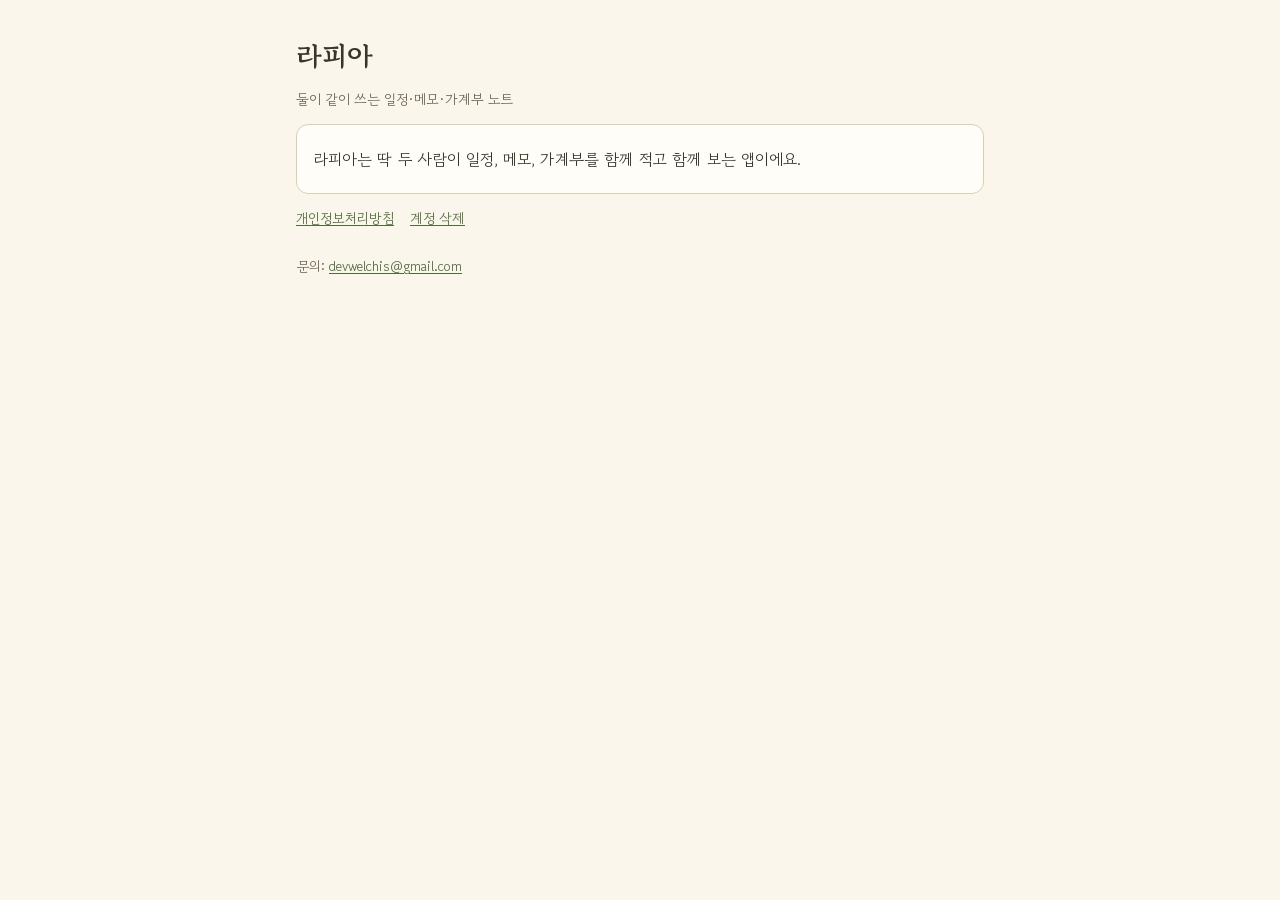
<file: index.html>
<!doctype html>
<html lang="ko">
<head>
<meta charset="utf-8">
<meta name="viewport" content="width=device-width, initial-scale=1">
<title>라피아</title>
<link rel="preconnect" href="https://fonts.googleapis.com">
<link href="https://fonts.googleapis.com/css2?family=Gowun+Batang:wght@700&family=Gowun+Dodum&display=swap" rel="stylesheet">
<link rel="stylesheet" href="style.css">
</head>
<body>
<main>
<h1>라피아</h1>
<p class="sub">둘이 같이 쓰는 일정·메모·가계부 노트</p>
<div class="card">
<p>라피아는 딱 두 사람이 일정, 메모, 가계부를 함께 적고 함께 보는 앱이에요.</p>
</div>
<nav><a href="privacy.html">개인정보처리방침</a><a href="delete-account.html">계정 삭제</a></nav>
<p class="sub">문의: <a href="mailto:devwelchis@gmail.com">devwelchis@gmail.com</a></p>
</main>
</body>
</html>
</file>
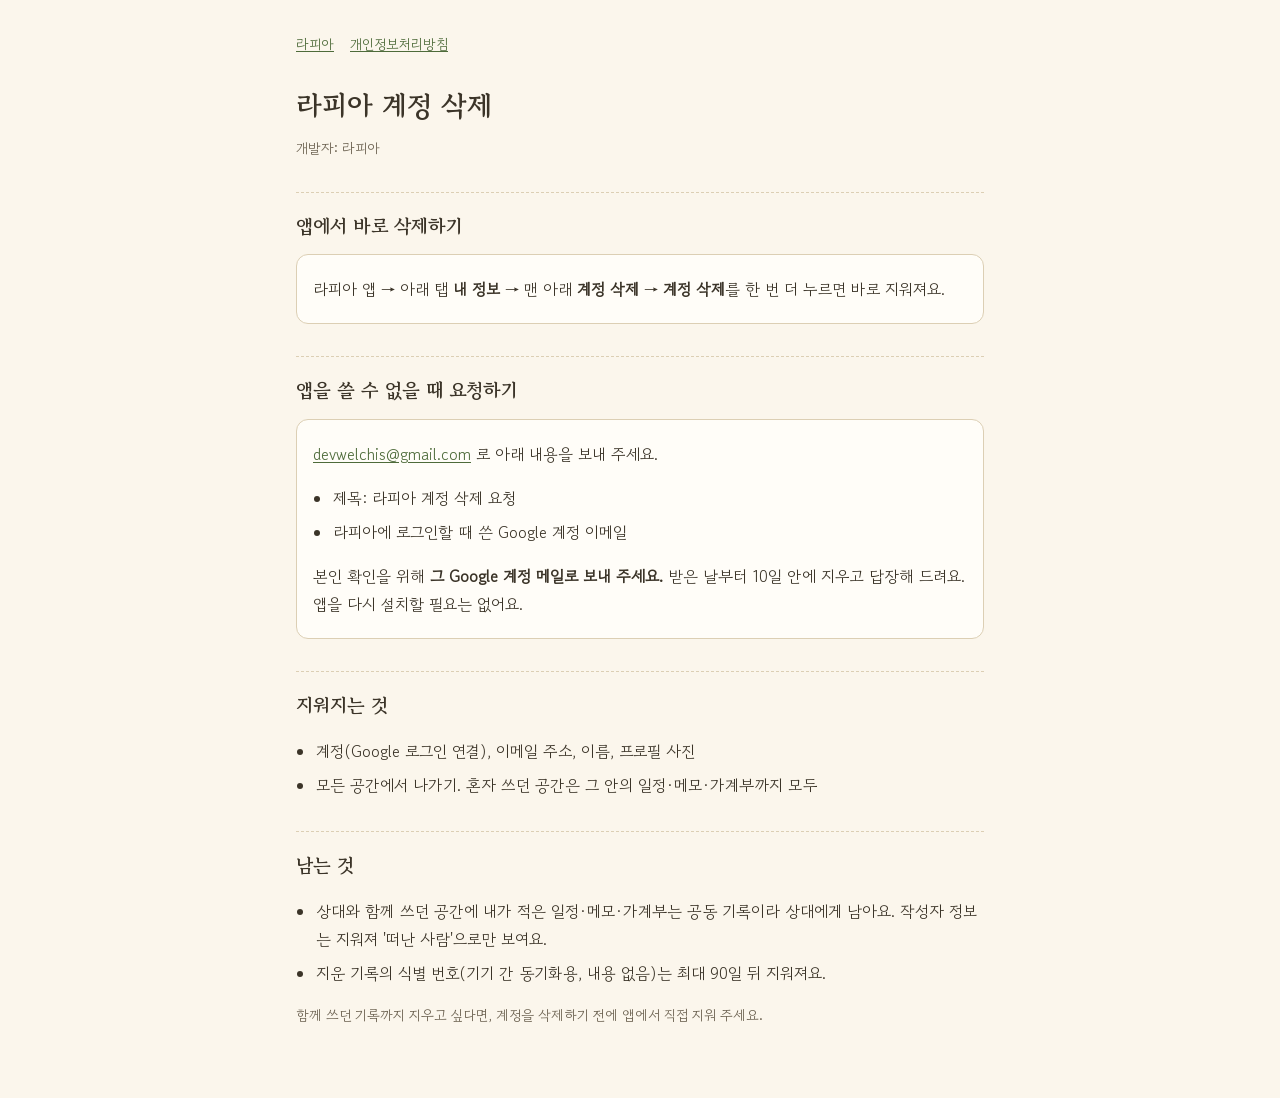
<file: delete-account.html>
<!doctype html>
<html lang="ko">
<head>
<meta charset="utf-8">
<meta name="viewport" content="width=device-width, initial-scale=1">
<title>라피아 계정 삭제</title>
<link rel="preconnect" href="https://fonts.googleapis.com">
<link href="https://fonts.googleapis.com/css2?family=Gowun+Batang:wght@700&family=Gowun+Dodum&display=swap" rel="stylesheet">
<link rel="stylesheet" href="style.css">
</head>
<body>
<main>
<nav><a href="index.html">라피아</a><a href="privacy.html">개인정보처리방침</a></nav>
<h1>라피아 계정 삭제</h1>
<p class="sub">개발자: 라피아</p>

<h2>앱에서 바로 삭제하기</h2>
<div class="card">
<p>라피아 앱 → 아래 탭 <b>내 정보</b> → 맨 아래 <b>계정 삭제</b> → <b>계정 삭제</b>를 한 번 더 누르면 바로 지워져요.</p>
</div>

<h2>앱을 쓸 수 없을 때 요청하기</h2>
<div class="card">
<p><a href="mailto:devwelchis@gmail.com?subject=%EB%8B%A8%EB%91%98%20%EA%B3%84%EC%A0%95%20%EC%82%AD%EC%A0%9C%20%EC%9A%94%EC%B2%AD">devwelchis@gmail.com</a> 로 아래 내용을 보내 주세요.</p>
<ul>
<li>제목: 라피아 계정 삭제 요청</li>
<li>라피아에 로그인할 때 쓴 Google 계정 이메일</li>
</ul>
<p>본인 확인을 위해 <b>그 Google 계정 메일로 보내 주세요.</b> 받은 날부터 10일 안에 지우고 답장해 드려요. 앱을 다시 설치할 필요는 없어요.</p>
</div>

<h2>지워지는 것</h2>
<ul>
<li>계정(Google 로그인 연결), 이메일 주소, 이름, 프로필 사진</li>
<li>모든 공간에서 나가기. 혼자 쓰던 공간은 그 안의 일정·메모·가계부까지 모두</li>
</ul>

<h2>남는 것</h2>
<ul>
<li>상대와 함께 쓰던 공간에 내가 적은 일정·메모·가계부는 공동 기록이라 상대에게 남아요. 작성자 정보는 지워져 '떠난 사람'으로만 보여요.</li>
<li>지운 기록의 식별 번호(기기 간 동기화용, 내용 없음)는 최대 90일 뒤 지워져요.</li>
</ul>
<p class="sub">함께 쓰던 기록까지 지우고 싶다면, 계정을 삭제하기 전에 앱에서 직접 지워 주세요.</p>
</main>
</body>
</html>
</file>
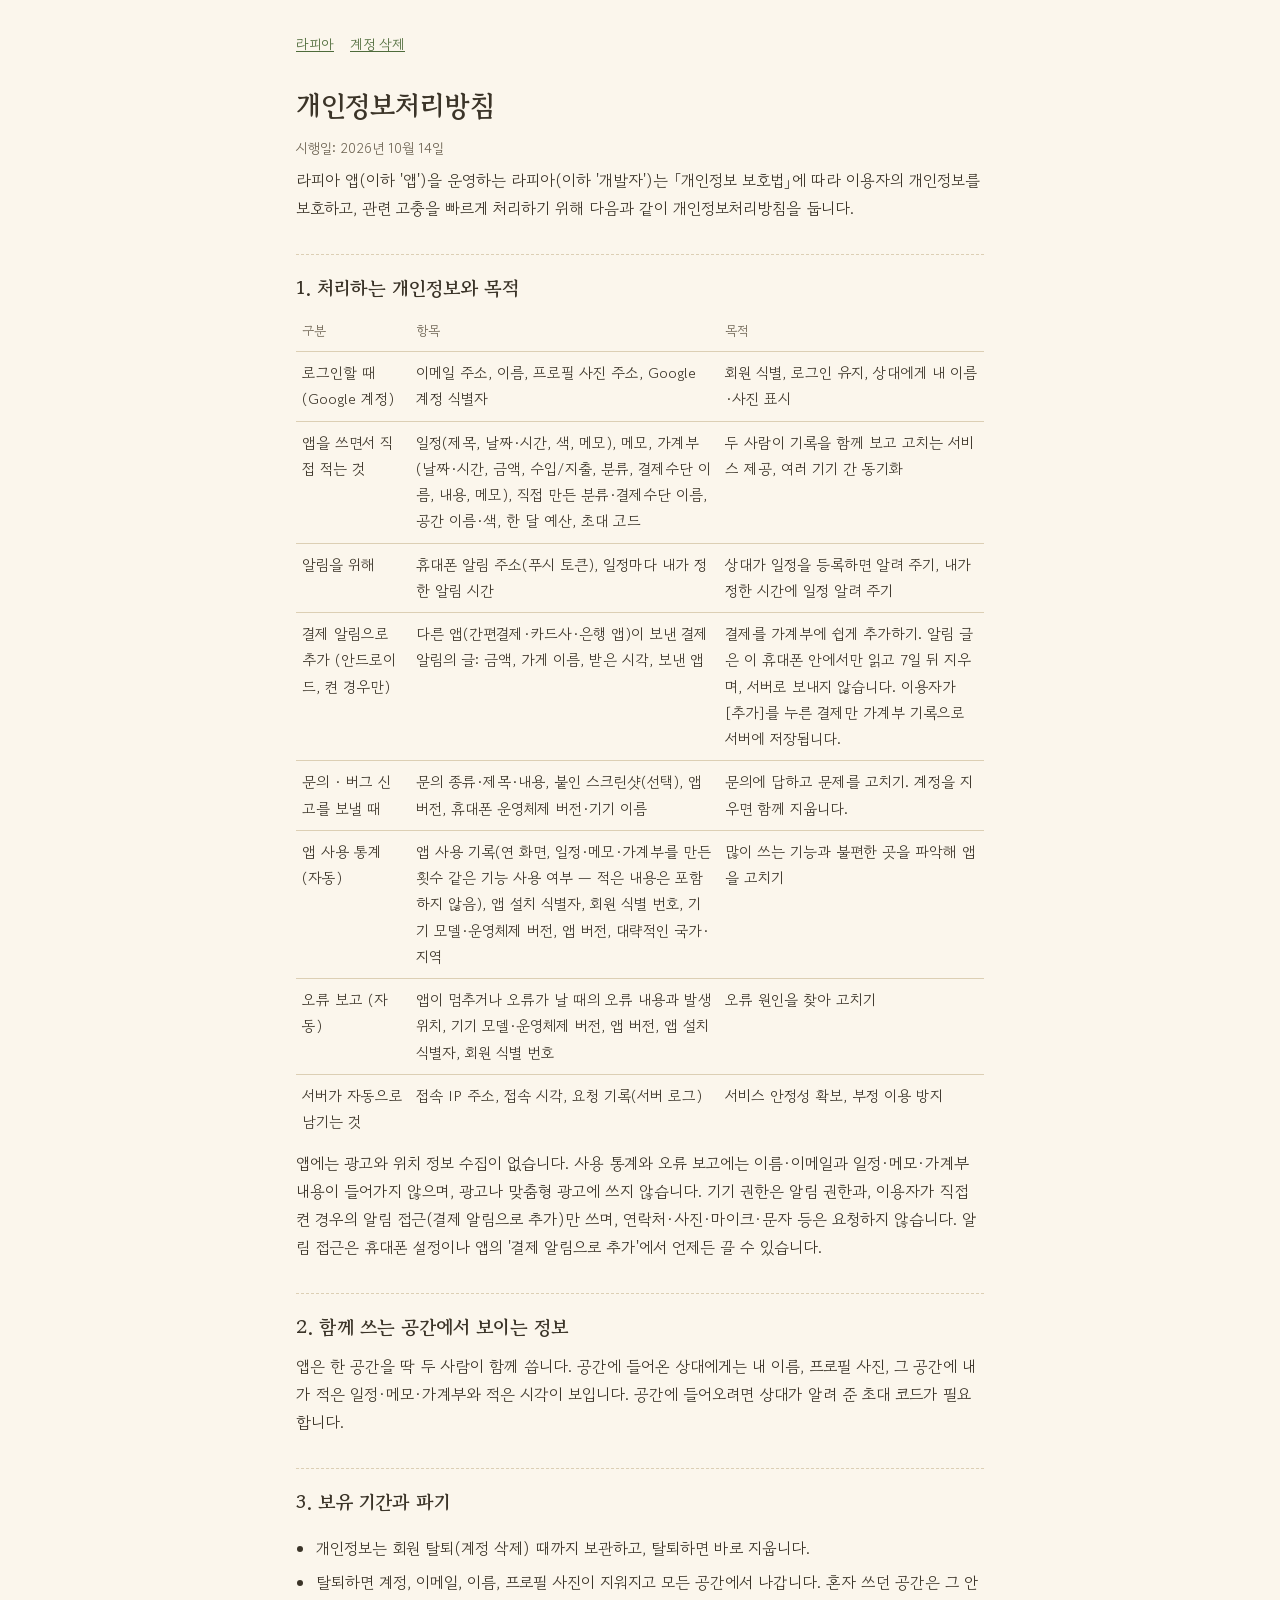
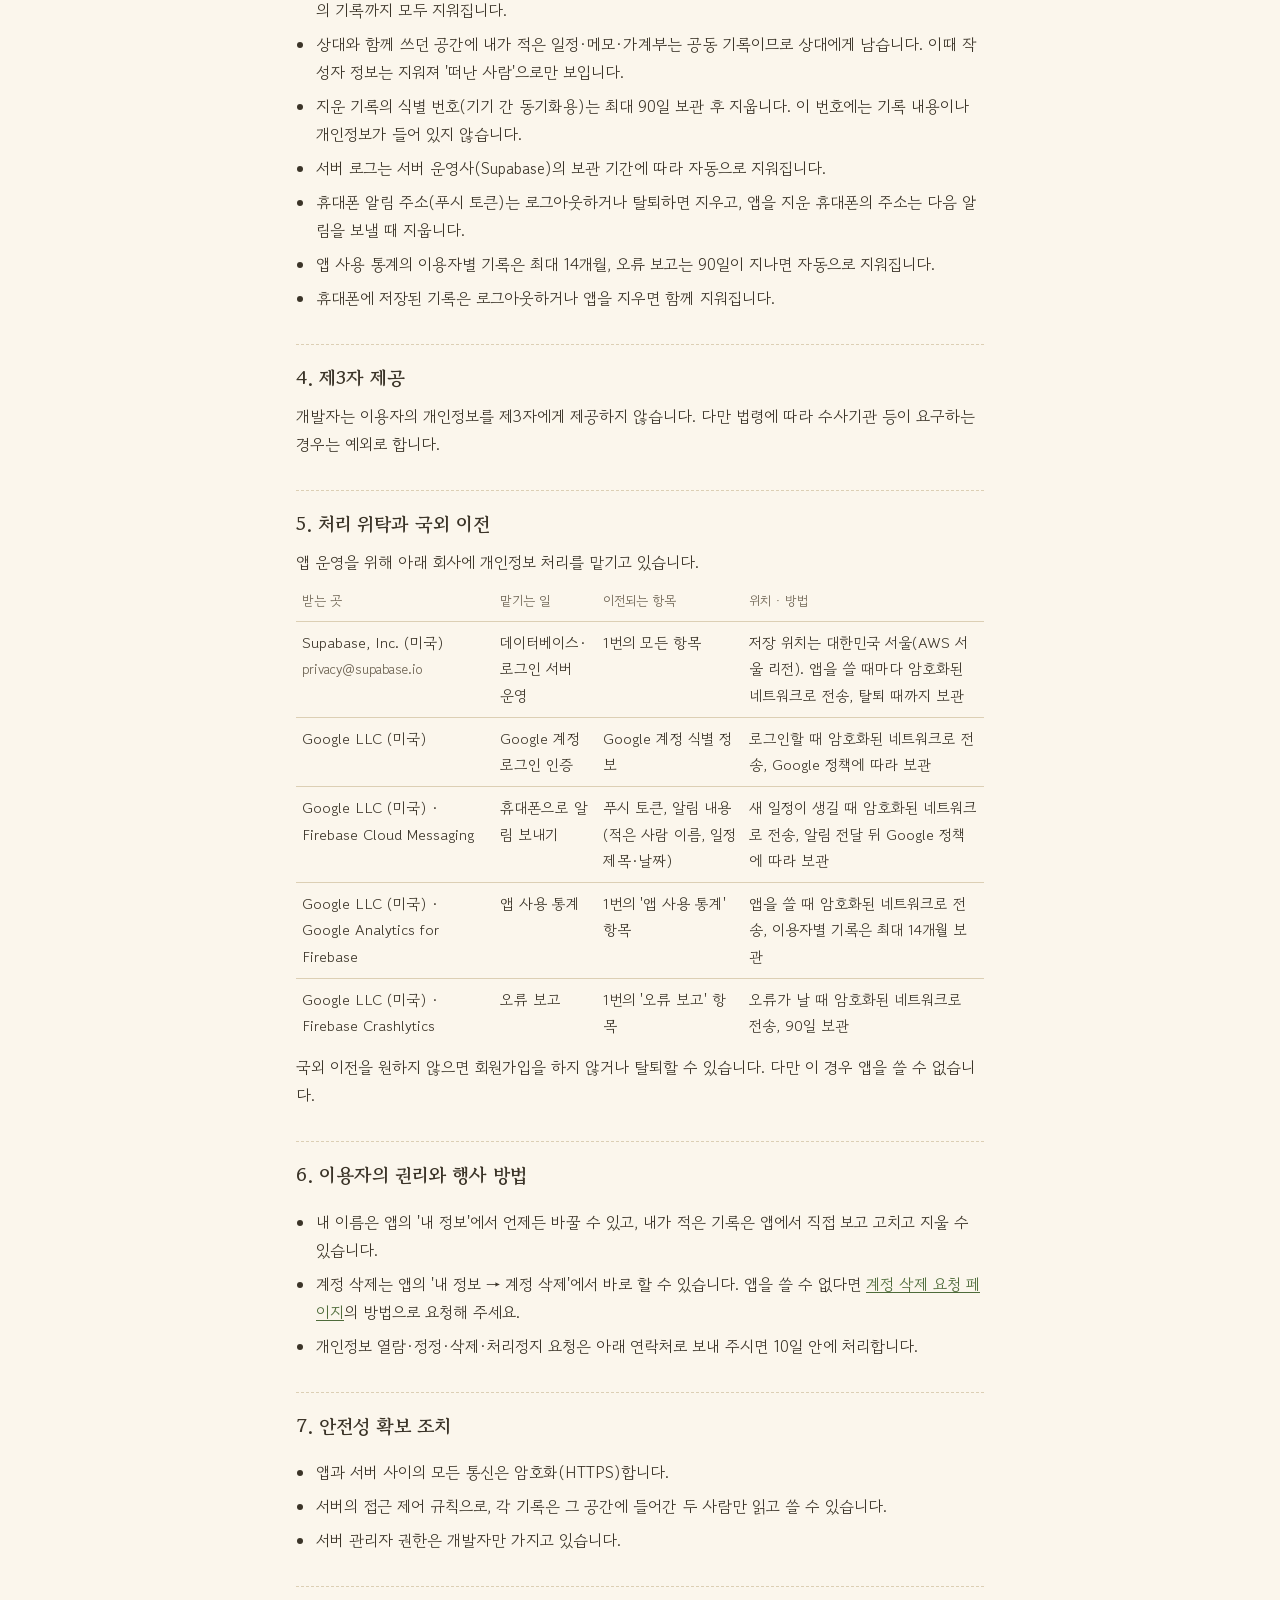
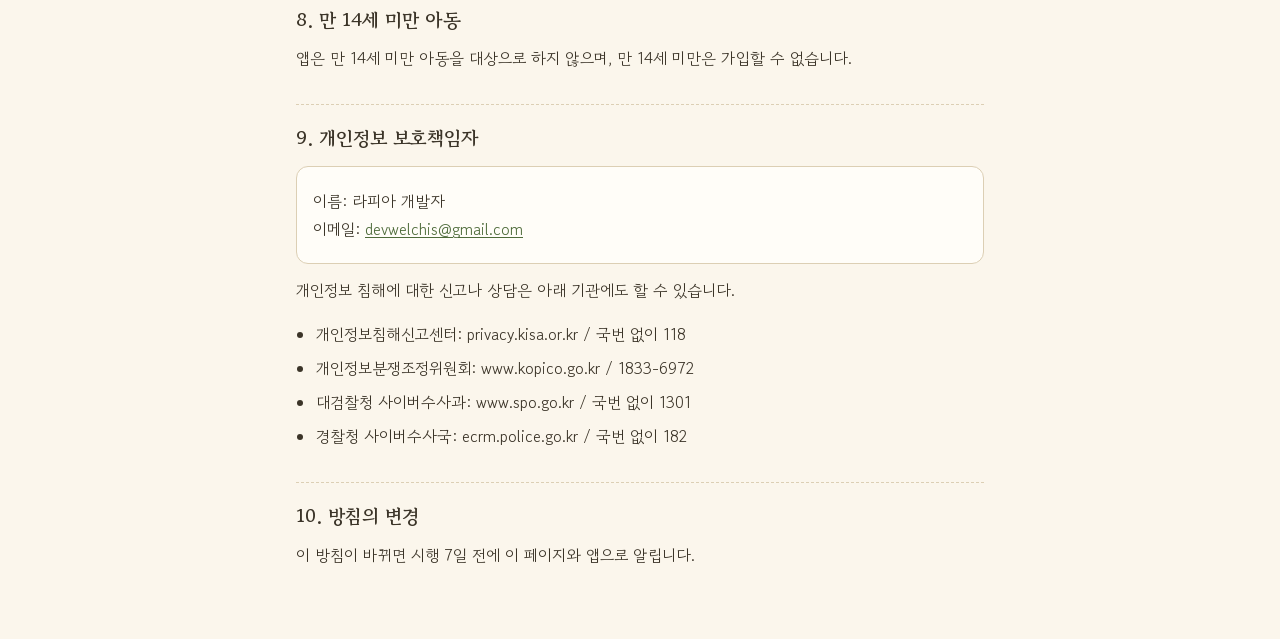
<file: privacy.html>
<!doctype html>
<html lang="ko">
<head>
<meta charset="utf-8">
<meta name="viewport" content="width=device-width, initial-scale=1">
<title>라피아 개인정보처리방침</title>
<link rel="preconnect" href="https://fonts.googleapis.com">
<link href="https://fonts.googleapis.com/css2?family=Gowun+Batang:wght@700&family=Gowun+Dodum&display=swap" rel="stylesheet">
<link rel="stylesheet" href="style.css">
</head>
<body>
<main>
<nav><a href="index.html">라피아</a><a href="delete-account.html">계정 삭제</a></nav>
<h1>개인정보처리방침</h1>
<p class="sub">시행일: 2026년 10월 14일</p>

<p>라피아 앱(이하 '앱')을 운영하는 라피아(이하 '개발자')는 「개인정보 보호법」에 따라 이용자의 개인정보를 보호하고, 관련 고충을 빠르게 처리하기 위해 다음과 같이 개인정보처리방침을 둡니다.</p>

<h2>1. 처리하는 개인정보와 목적</h2>
<table>
<tr><th>구분</th><th>항목</th><th>목적</th></tr>
<tr><td>로그인할 때 (Google 계정)</td><td>이메일 주소, 이름, 프로필 사진 주소, Google 계정 식별자</td><td>회원 식별, 로그인 유지, 상대에게 내 이름·사진 표시</td></tr>
<tr><td>앱을 쓰면서 직접 적는 것</td><td>일정(제목, 날짜·시간, 색, 메모), 메모, 가계부(날짜·시간, 금액, 수입/지출, 분류, 결제수단 이름, 내용, 메모), 직접 만든 분류·결제수단 이름, 공간 이름·색, 한 달 예산, 초대 코드</td><td>두 사람이 기록을 함께 보고 고치는 서비스 제공, 여러 기기 간 동기화</td></tr>
<tr><td>알림을 위해</td><td>휴대폰 알림 주소(푸시 토큰), 일정마다 내가 정한 알림 시간</td><td>상대가 일정을 등록하면 알려 주기, 내가 정한 시간에 일정 알려 주기</td></tr>
<tr><td>결제 알림으로 추가 (안드로이드, 켠 경우만)</td><td>다른 앱(간편결제·카드사·은행 앱)이 보낸 결제 알림의 글: 금액, 가게 이름, 받은 시각, 보낸 앱</td><td>결제를 가계부에 쉽게 추가하기. 알림 글은 이 휴대폰 안에서만 읽고 7일 뒤 지우며, 서버로 보내지 않습니다. 이용자가 [추가]를 누른 결제만 가계부 기록으로 서버에 저장됩니다.</td></tr>
<tr><td>문의 · 버그 신고를 보낼 때</td><td>문의 종류·제목·내용, 붙인 스크린샷(선택), 앱 버전, 휴대폰 운영체제 버전·기기 이름</td><td>문의에 답하고 문제를 고치기. 계정을 지우면 함께 지웁니다.</td></tr>
<tr><td>앱 사용 통계 (자동)</td><td>앱 사용 기록(연 화면, 일정·메모·가계부를 만든 횟수 같은 기능 사용 여부 — 적은 내용은 포함하지 않음), 앱 설치 식별자, 회원 식별 번호, 기기 모델·운영체제 버전, 앱 버전, 대략적인 국가·지역</td><td>많이 쓰는 기능과 불편한 곳을 파악해 앱을 고치기</td></tr>
<tr><td>오류 보고 (자동)</td><td>앱이 멈추거나 오류가 날 때의 오류 내용과 발생 위치, 기기 모델·운영체제 버전, 앱 버전, 앱 설치 식별자, 회원 식별 번호</td><td>오류 원인을 찾아 고치기</td></tr>
<tr><td>서버가 자동으로 남기는 것</td><td>접속 IP 주소, 접속 시각, 요청 기록(서버 로그)</td><td>서비스 안정성 확보, 부정 이용 방지</td></tr>
</table>
<p>앱에는 광고와 위치 정보 수집이 없습니다. 사용 통계와 오류 보고에는 이름·이메일과 일정·메모·가계부 내용이 들어가지 않으며, 광고나 맞춤형 광고에 쓰지 않습니다. 기기 권한은 알림 권한과, 이용자가 직접 켠 경우의 알림 접근(결제 알림으로 추가)만 쓰며, 연락처·사진·마이크·문자 등은 요청하지 않습니다. 알림 접근은 휴대폰 설정이나 앱의 '결제 알림으로 추가'에서 언제든 끌 수 있습니다.</p>

<h2>2. 함께 쓰는 공간에서 보이는 정보</h2>
<p>앱은 한 공간을 딱 두 사람이 함께 씁니다. 공간에 들어온 상대에게는 내 이름, 프로필 사진, 그 공간에 내가 적은 일정·메모·가계부와 적은 시각이 보입니다. 공간에 들어오려면 상대가 알려 준 초대 코드가 필요합니다.</p>

<h2>3. 보유 기간과 파기</h2>
<ul>
<li>개인정보는 회원 탈퇴(계정 삭제) 때까지 보관하고, 탈퇴하면 바로 지웁니다.</li>
<li>탈퇴하면 계정, 이메일, 이름, 프로필 사진이 지워지고 모든 공간에서 나갑니다. 혼자 쓰던 공간은 그 안의 기록까지 모두 지워집니다.</li>
<li>상대와 함께 쓰던 공간에 내가 적은 일정·메모·가계부는 공동 기록이므로 상대에게 남습니다. 이때 작성자 정보는 지워져 '떠난 사람'으로만 보입니다.</li>
<li>지운 기록의 식별 번호(기기 간 동기화용)는 최대 90일 보관 후 지웁니다. 이 번호에는 기록 내용이나 개인정보가 들어 있지 않습니다.</li>
<li>서버 로그는 서버 운영사(Supabase)의 보관 기간에 따라 자동으로 지워집니다.</li>
<li>휴대폰 알림 주소(푸시 토큰)는 로그아웃하거나 탈퇴하면 지우고, 앱을 지운 휴대폰의 주소는 다음 알림을 보낼 때 지웁니다.</li>
<li>앱 사용 통계의 이용자별 기록은 최대 14개월, 오류 보고는 90일이 지나면 자동으로 지워집니다.</li>
<li>휴대폰에 저장된 기록은 로그아웃하거나 앱을 지우면 함께 지워집니다.</li>
</ul>

<h2>4. 제3자 제공</h2>
<p>개발자는 이용자의 개인정보를 제3자에게 제공하지 않습니다. 다만 법령에 따라 수사기관 등이 요구하는 경우는 예외로 합니다.</p>

<h2>5. 처리 위탁과 국외 이전</h2>
<p>앱 운영을 위해 아래 회사에 개인정보 처리를 맡기고 있습니다.</p>
<table>
<tr><th>받는 곳</th><th>맡기는 일</th><th>이전되는 항목</th><th>위치 · 방법</th></tr>
<tr><td>Supabase, Inc. (미국)<br><span class="sub">privacy@supabase.io</span></td><td>데이터베이스·로그인 서버 운영</td><td>1번의 모든 항목</td><td>저장 위치는 대한민국 서울(AWS 서울 리전). 앱을 쓸 때마다 암호화된 네트워크로 전송, 탈퇴 때까지 보관</td></tr>
<tr><td>Google LLC (미국)</td><td>Google 계정 로그인 인증</td><td>Google 계정 식별 정보</td><td>로그인할 때 암호화된 네트워크로 전송, Google 정책에 따라 보관</td></tr>
<tr><td>Google LLC (미국) · Firebase Cloud Messaging</td><td>휴대폰으로 알림 보내기</td><td>푸시 토큰, 알림 내용(적은 사람 이름, 일정 제목·날짜)</td><td>새 일정이 생길 때 암호화된 네트워크로 전송, 알림 전달 뒤 Google 정책에 따라 보관</td></tr>
<tr><td>Google LLC (미국) · Google Analytics for Firebase</td><td>앱 사용 통계</td><td>1번의 '앱 사용 통계' 항목</td><td>앱을 쓸 때 암호화된 네트워크로 전송, 이용자별 기록은 최대 14개월 보관</td></tr>
<tr><td>Google LLC (미국) · Firebase Crashlytics</td><td>오류 보고</td><td>1번의 '오류 보고' 항목</td><td>오류가 날 때 암호화된 네트워크로 전송, 90일 보관</td></tr>
</table>
<p>국외 이전을 원하지 않으면 회원가입을 하지 않거나 탈퇴할 수 있습니다. 다만 이 경우 앱을 쓸 수 없습니다.</p>

<h2>6. 이용자의 권리와 행사 방법</h2>
<ul>
<li>내 이름은 앱의 '내 정보'에서 언제든 바꿀 수 있고, 내가 적은 기록은 앱에서 직접 보고 고치고 지울 수 있습니다.</li>
<li>계정 삭제는 앱의 '내 정보 → 계정 삭제'에서 바로 할 수 있습니다. 앱을 쓸 수 없다면 <a href="delete-account.html">계정 삭제 요청 페이지</a>의 방법으로 요청해 주세요.</li>
<li>개인정보 열람·정정·삭제·처리정지 요청은 아래 연락처로 보내 주시면 10일 안에 처리합니다.</li>
</ul>

<h2>7. 안전성 확보 조치</h2>
<ul>
<li>앱과 서버 사이의 모든 통신은 암호화(HTTPS)합니다.</li>
<li>서버의 접근 제어 규칙으로, 각 기록은 그 공간에 들어간 두 사람만 읽고 쓸 수 있습니다.</li>
<li>서버 관리자 권한은 개발자만 가지고 있습니다.</li>
</ul>

<h2>8. 만 14세 미만 아동</h2>
<p>앱은 만 14세 미만 아동을 대상으로 하지 않으며, 만 14세 미만은 가입할 수 없습니다.</p>

<h2>9. 개인정보 보호책임자</h2>
<div class="card">
<p>이름: 라피아 개발자<br>이메일: <a href="mailto:devwelchis@gmail.com">devwelchis@gmail.com</a></p>
</div>
<p>개인정보 침해에 대한 신고나 상담은 아래 기관에도 할 수 있습니다.</p>
<ul>
<li>개인정보침해신고센터: privacy.kisa.or.kr / 국번 없이 118</li>
<li>개인정보분쟁조정위원회: www.kopico.go.kr / 1833-6972</li>
<li>대검찰청 사이버수사과: www.spo.go.kr / 국번 없이 1301</li>
<li>경찰청 사이버수사국: ecrm.police.go.kr / 국번 없이 182</li>
</ul>

<h2>10. 방침의 변경</h2>
<p>이 방침이 바뀌면 시행 7일 전에 이 페이지와 앱으로 알립니다.</p>
</main>
</body>
</html>
</file>
<file: style.css>
:root{--paper:#FBF6EC;--card:#FFFDF8;--ink:#3B3428;--sub:#6B6150;--line:#DCCFB4;--deep:#4E6B3A}
@media (prefers-color-scheme:dark){:root{--paper:#1F1C17;--card:#2A261F;--ink:#EDE6D6;--sub:#B5AC9A;--line:#4A4336;--deep:#A9C98C}}
*{box-sizing:border-box}
body{margin:0;background:var(--paper);color:var(--ink);font-family:"Gowun Dodum",-apple-system,"Apple SD Gothic Neo","Noto Sans KR",sans-serif;line-height:1.75;font-size:16px}
main{max-width:720px;margin:0 auto;padding:32px 16px 64px}
h1{font-family:"Gowun Batang",serif;font-size:28px;margin:0 0 4px}
h2{font-family:"Gowun Batang",serif;font-size:19px;margin:32px 0 8px;padding-top:16px;border-top:1px dashed var(--line)}
p,li{margin:6px 0}
ul{padding-left:20px}
.sub{color:var(--sub);font-size:14px}
.card{background:var(--card);border:1px solid var(--line);border-radius:12px;padding:14px 16px;margin:12px 0}
table{width:100%;border-collapse:collapse;font-size:15px}
th,td{text-align:left;padding:8px 6px;border-top:1px solid var(--line);vertical-align:top}
th{color:var(--sub);font-weight:400;font-size:13px;border-top:none}
a{color:var(--deep)}
nav{display:flex;gap:16px;font-size:14px;margin-bottom:24px}
</file>
